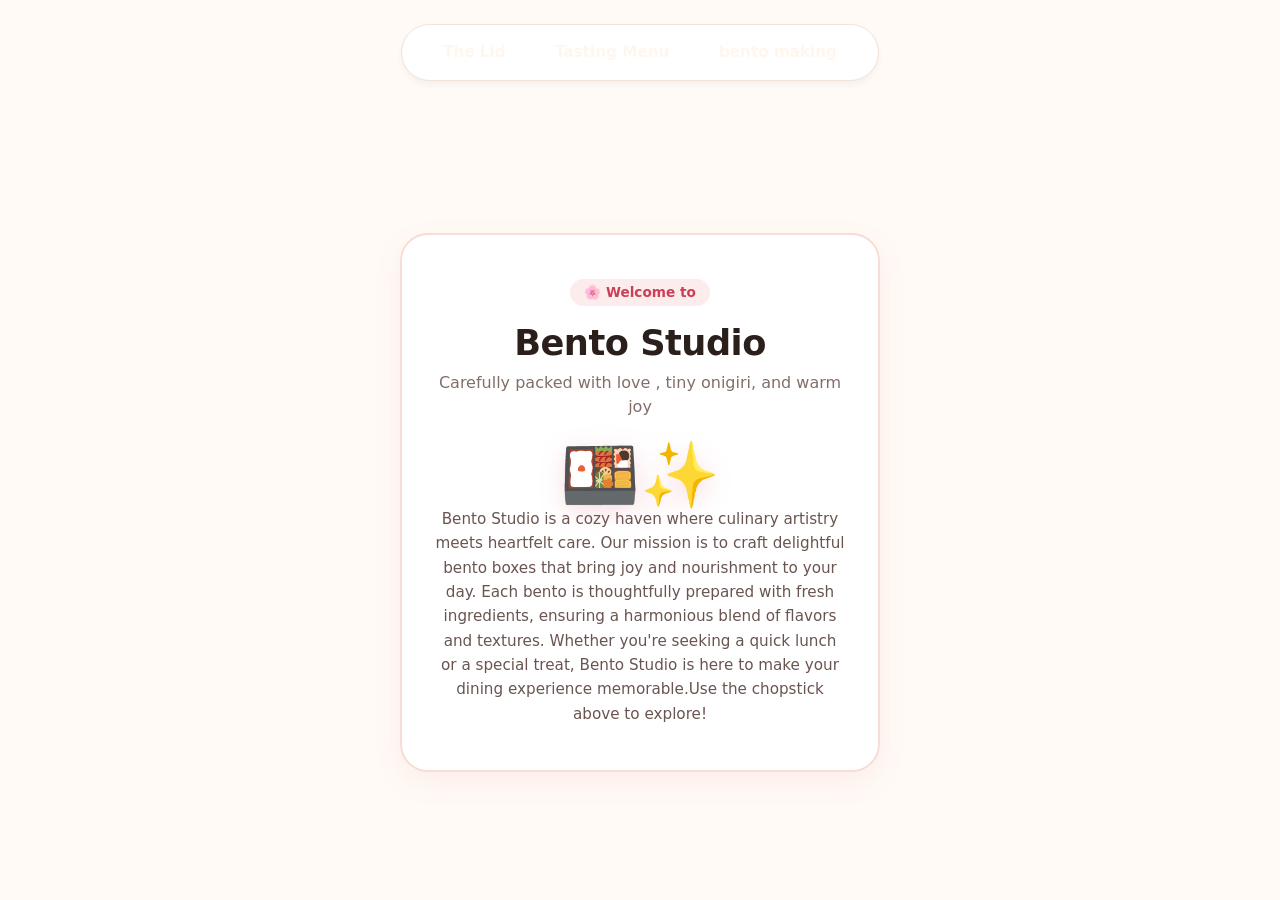
<file: index.html>
<!DOCTYPE html>
<html lang="en">
<head>
    <meta charset="UTF-8">
    <meta name="viewport" content="width=device-width, initial-scale=1.0">
    <title>Bento Studio hello me its goood to see you we met before but. nice to meet you i dont wanna really here be like ah ah ah ah</title>
    <link rel="stylesheet" href="style.css">
</head>
<body>

    <!--chopstick-->
    <header>
        <nav class="chopstick">
            <a href="index.html" class="nav-item">The Lid</a> 
            <a href="bento.html" class="nav-item"> Tasting Menu</a>
            <a href="kitchen.html" class="nav-item">bento making</a>
         </nav>
 </header>

 <!--lid-->
<main class="lid-container">
    <div class ="lid-card">
        <span class="badge">🌸 Welcome to</span>
        <h1 class="title">Bento Studio</h1>
        <p class="subtitle">Carefully packed with love , tiny onigiri, and warm joy</p>

        <div class="lid-illustration">
            <p class="bento-emoji">🍱✨</p>
        </div>
        <p class="description">Bento Studio is a cozy haven where culinary artistry meets heartfelt care. Our mission is to craft delightful bento boxes that bring joy and nourishment to your day. Each bento is thoughtfully prepared with fresh ingredients, ensuring a harmonious blend of flavors and textures. Whether you're seeking a quick lunch or a special treat, Bento Studio is here to make your dining experience memorable.Use the chopstick above to explore!</p>
    </div>
</main>

</body>
</html>
</file>
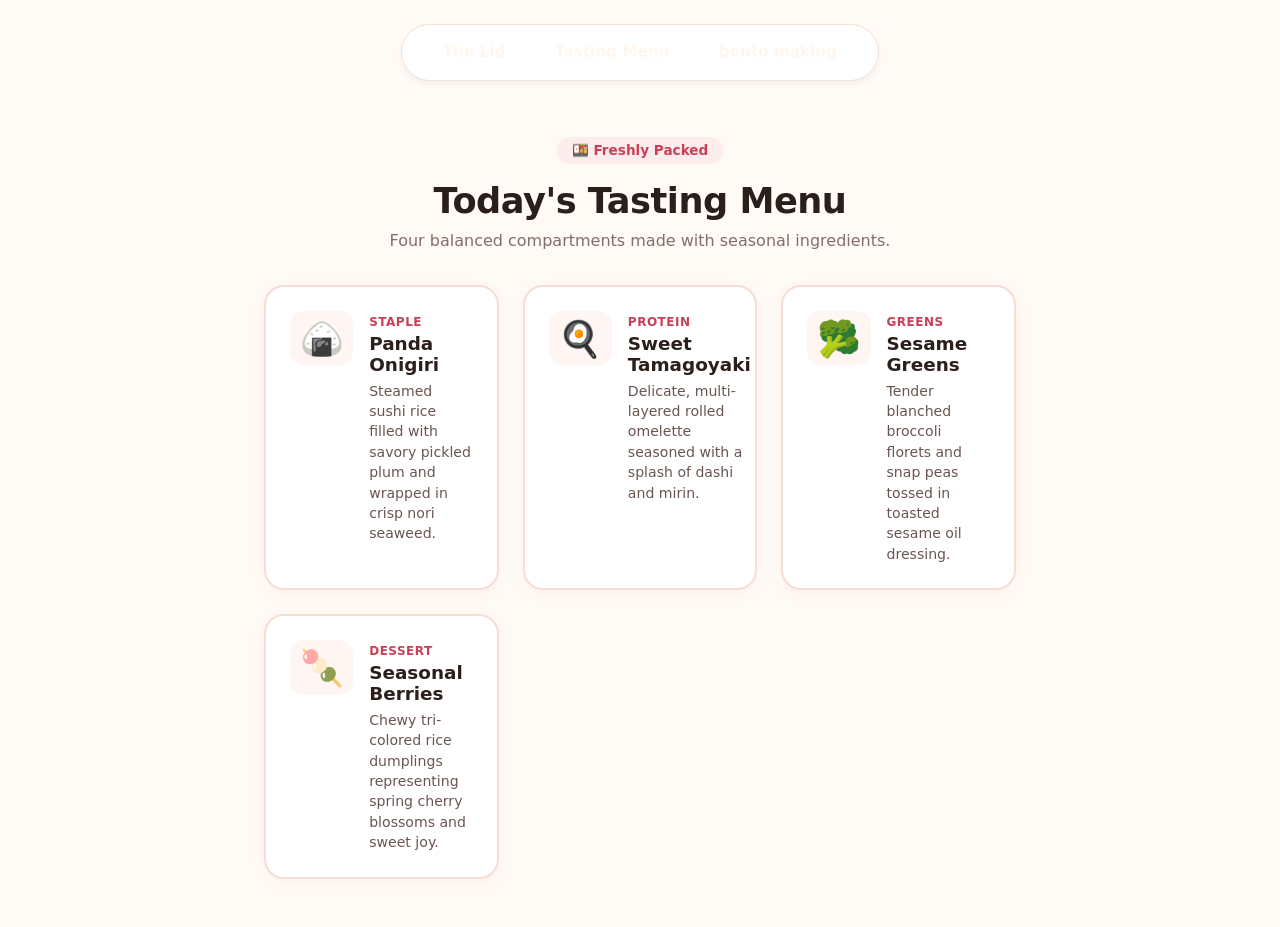
<file: bento.html>
<!DOCTYPE html>
<html lang="en">
<head>
    <meta charset="UTF-8">
    <meta name="viewport" content="width=device-width, initial-scale=1.0">
    <title>Tasting Menu - Bento Studio</title>
    <link rel="stylesheet" href="style.css">
</head>
<body>
    <!--chopstick-->
    <header>
        <nav class="chopstick">
            <a href="index.html" class="nav-item">The Lid</a>
            <a href="bento.html" class="nav-item"> Tasting Menu</a>
            <a href="kitchen.html" class="nav-item">bento making</a>
         </nav>
    </header>   

<!--Tasting Menu-->
<main class="menu-container">
    <div class="menu-header">
        <span class="badge">🍱 Freshly Packed</span>
        <h1 class="title">Today's Tasting Menu</h1>
        <p class="subtitle">Four balanced compartments made with seasonal ingredients.</p>
     </div>

     <!--4bento compartments-->
     <div class="bento-grid">
      
      <div class="bento-cell">
        <div class="cell-icon">🍙</div>
        <div class="cell-content">
          <span class="cell-tag">Staple</span>
          <h3>Panda Onigiri</h3>
          <p>Steamed sushi rice filled with savory pickled plum and wrapped in crisp nori seaweed.</p>
        </div>
      </div>

      <div class="bento-cell">
        <div class="cell-icon">🍳</div>
        <div class="cell-content">
          <span class="cell-tag">Protein</span>
          <h3>Sweet Tamagoyaki</h3>
          <p>Delicate, multi-layered rolled omelette seasoned with a splash of dashi and mirin.</p>
        </div>
      </div>

      <div class="bento-cell">
        <div class="cell-icon">🥦</div>
        <div class="cell-content">
          <span class="cell-tag">Greens</span>
          <h3>Sesame Greens</h3>
          <p>Tender blanched broccoli florets and snap peas tossed in toasted sesame oil dressing.</p>
        </div>
      </div>

      <div class="bento-cell">
        <div class="cell-icon">🍡</div>
        <div class="cell-content">
          <span class="cell-tag">Dessert</span>
          <h3>Seasonal Berries</h3>
          <p>Chewy tri-colored rice dumplings representing spring cherry blossoms and sweet joy.</p>
        </div>
      </div>
      
    </div>

</main>
</body>
</html>
</file>
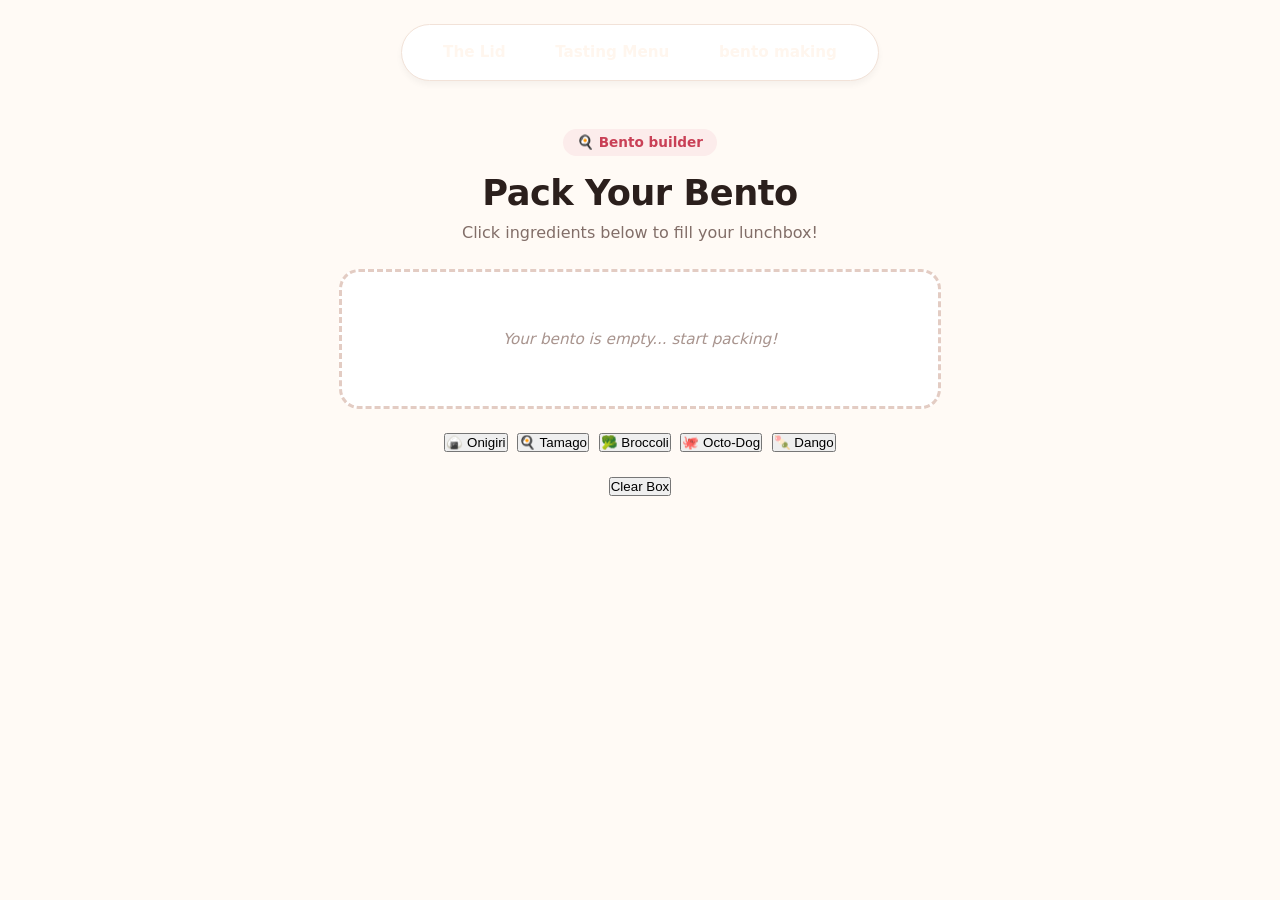
<file: kitchen.html>
<!DOCTYPE html>
<html lang="en">
<head>
    <meta charset="UTF-8">
    <meta name="viewport" content="width=device-width, initial-scale=1.0">
    <title>The Kitchen0 - Bento Studio</title>
    <link rel="stylesheet" href="style.css">
</head>
<body>
    <!--chopstick-->
    <header>
        <nav class="chopstick">
            <a href="index.html" class="nav-item">The Lid</a>
            <a href="bento.html" class="nav-item"> Tasting Menu</a>
            <a href="kitchen.html" class="nav-item">bento making</a>
         </nav>
    </header>

    <main class="kitchen-container">
        <div class="kitchen-header">
            <span class="badge">🍳 Bento builder</span>
            <h1 class="title">Pack Your Bento</h1>
            <p class="subtitle">Click ingredients below to fill your lunchbox!</p>
        </div>


        <!-- The Box Display -->
    <div class="tray" id="tray">
      <p id="empty-msg" class="empty-msg">Your bento is empty... start packing!</p>
    </div>

    <div class="pantry">
      <button class="ingredient-btn" data-item="🍙 Onigiri">🍙 Onigiri</button>
      <button class="ingredient-btn" data-item="🍳 Tamago">🍳 Tamago</button>
      <button class="ingredient-btn" data-item="🥦 Broccoli">🥦 Broccoli</button>
      <button class="ingredient-btn" data-item="🐙 Octopus Sausage">🐙 Octo-Dog</button>
      <button class="ingredient-btn" data-item="🍡 Dango">🍡 Dango</button>
    </div>

    <div class="kitchen-controls">
      <button id="reset-btn" class="reset-btn">Clear Box</button>
    </div>
  </main>

  <script src="game.js"></script>
</body>
</html>
</file>
<file: style.css>
* {
    margin: 0;
    padding: 0;
    box-sizing: border-box;
}

body {
    font-family: system-ui, -apple-system, BlinkMacSystemFont, "Segoe UI", Roboto, sans-serif;
    background-color: #fffaf5; /*cream*/
    color: #3b2a26; /*dark brown*/
    min-height: 100vh;
    display: flex;
    flex-direction: column;
}

/*chopstick*/
header{
    padding:1.5rem 1rem;
    display:flex;
    justify-content:center;
}

.chopstick{
    display:flex;
    gap:1.5rem;
    background-color:#ffffff; 
    padding:0.75rem 1.75rem;
    border-radius:9999px;/* for pill type shaoe*/
    border: 1.5px solid #f2e2d8;
    box-shadow: 0 4px 6px rgba(0, 0, 0, 0.04);
}

.nav item{
    text-decoration:none;
    color:#8c7a74;
    font-weight:600;
    font-size:0.95rem;
    transition: all 0.2 ease;
}

.nav item:hover{
    color:#e05368;
}

.nav-item.active{
    color:#e05368;
    border-bottom:2px solid #e05368;
    padding-bottom:2px;
}

/*lid container*/
.lid-container{
    display:flex;
    justify-content:center;
    align-items:center;
    flex:1;
    padding:1.5rem;
}

.lid-card{
    background-color:#ffffff;
    max-width:480px;
    width:100%;
    border: 2px solid #f6ded5;
    border-radius:28px;
    padding:2.75rem 2rem;
    text-align:center;
    box-shadow: 0 10px 30px rgba(224, 83, 104, 0.08);

}

.badge{
    display:inline-block;
    background-color:#fceceb;
    color:#c94056;
    font-size: 0.85rem;
    font-weight:700;
    padding:0.35rem 0.9rem;
    border-radius:9999px;
    margin-bottom:1rem;
}

.title{
    font-size:2.2rem;
    font-weight:800;
    margin-bottom:0.5rem;
    letter-spacing:-0.5px;
    color:#2b1f1c;
}

.subtitle{
    font-size:1rem;
    color:#826e68;
    margin-bottom:1.5rem;
    line-height:1.5;
}

lid-illustration{
    margin-bottom:1.5rem 0;
}

.bento-emoji{
    font-size:4rem;
    line-height:1;
    filter:drop-shadow(0 6px 12px rgba(224, 83, 104, 0.2));
}

.description{
    font-size:0.95rem;
    color:#695550;
    line-height:1.6;
}





/* 🍱 Tasting Menu Grid */
.menu-container {
  max-width: 800px;
  margin: 0 auto;
  padding: 2rem 1.5rem 3rem;
  width: 100%;
}

.menu-header {
  text-align: center;
  margin-bottom: 2rem;
}

.bento-grid {
  display: grid;
  grid-template-columns: repeat(auto-fit, minmax(220px, 1fr));
  gap: 1.5rem;
}

.bento-cell {
  background: #ffffff;
  border: 2px solid #f6ded5;
  border-radius: 20px;
  padding: 1.5rem;
  display: flex;
  gap: 1rem;
  align-items: flex-start;
  box-shadow: 0 4px 15px rgba(224, 83, 104, 0.05);
  transition: transform 0.2s ease;
}

.bento-cell:hover {
  transform: translateY(-3px);
}


.cell-icon {
  font-size: 2.2rem;
  background: #fff5f2;
  padding: 0.6rem;
  border-radius: 14px;
  line-height: 1;
}


.cell-tag {
  display: inline-block;
  font-size: 0.75rem;
  font-weight: 700;
  color: #c94056;
  text-transform: uppercase;
  letter-spacing: 0.5px;
  margin-bottom: 0.25rem;
}

.cell-content h3 {
  font-size: 1.15rem;
  color: #2b1f1c;
  margin-bottom: 0.35rem;
}

.cell-content p {
  font-size: 0.88rem;
  color: #695550;
  line-height: 1.45;
}




/*Kitchenware Section */
.kitchen-container {
  max-width: 650px;
  margin: 0 auto;
  padding: 1.5rem;
  width: 100%;
  text-align: center;
}

.tray{
    min-height: 140px;
  background: #ffffff;
  border: 3px dashed #e3ccc3;
  border-radius: 20px;
  padding: 1.5rem;
  margin: 1.5rem 0;
  display: flex;
  flex-wrap: wrap;
  gap: 0.75rem;
  align-items: center;
  justify-content: center;
}

.empty-msg{
    color:#a8948e;
    font-size:0.95rem;
    font-style:italic;
}

.packed-item{
    background: #fff1ed;
  border: 1.5px solid #f2cfc4;
  color: #3b2a26;
  padding: 0.5rem 1rem;
  border-radius: 9999px;
  font-weight: 600;
  font-size: 0.9rem;
  animation: pop 0.15s ease-out;  
}

@keyframes pop {
  0% { transform: scale(0.8); }
  100% { transform: scale(1); }
}

.pantry {
  display: flex;
  flex-wrap: wrap;
  gap: 0.6rem;
  justify-content: center;
  margin-bottom: 1.5rem;
}

.ingredient-btn:hover {
  background: none;
  border: none;
  color: #a8948e;
  font-weight: 600;
  font-size: 0.85rem;
  text-decoration: underline;
  cursor: pointer;
  transition: all 0.2s ease;
}

.ingredient-btn:hover {
  background: #fceceb;
  border-color: #e05368;
  color: #c94056;
}

.reset-btn :hover{
    color:#e05368;
}

/* 🥢 The Chopsticks Navigation */
header {
  display: flex;
  justify-content: center;
  padding: 1.5rem 1rem;
}

.chopsticks {
  position: relative;
  display: inline-flex;
  gap: 1.5rem;
  background: #8b5a2b; /* wooden chopstick color */
  padding: 0.5rem 2rem;
  border-radius: 9999px;
  box-shadow: 0 4px 12px rgba(139, 90, 43, 0.25);
}

.chopsticks::before,
.chopsticks::after {
  content: "";
  position: absolute;
  left: 10px;
  right: 10px;
  height: 2px;
  background: rgba(255, 255, 255, 0.25);
  border-radius: 2px;
}

.chopsticks::before { top: 4px; }
.chopsticks::after { bottom: 4px; }

.nav-item {
  color: #fff6ee;
  text-decoration: none;
  font-weight: 600;
  font-size: 0.95rem;
  padding: 0.4rem 0.8rem;
  border-radius: 9999px;
  transition: all 0.2s ease;
}

.nav-item:hover,
.nav-item.active {
  background: #e05368;
  color: #ffffff;
}
</file>
